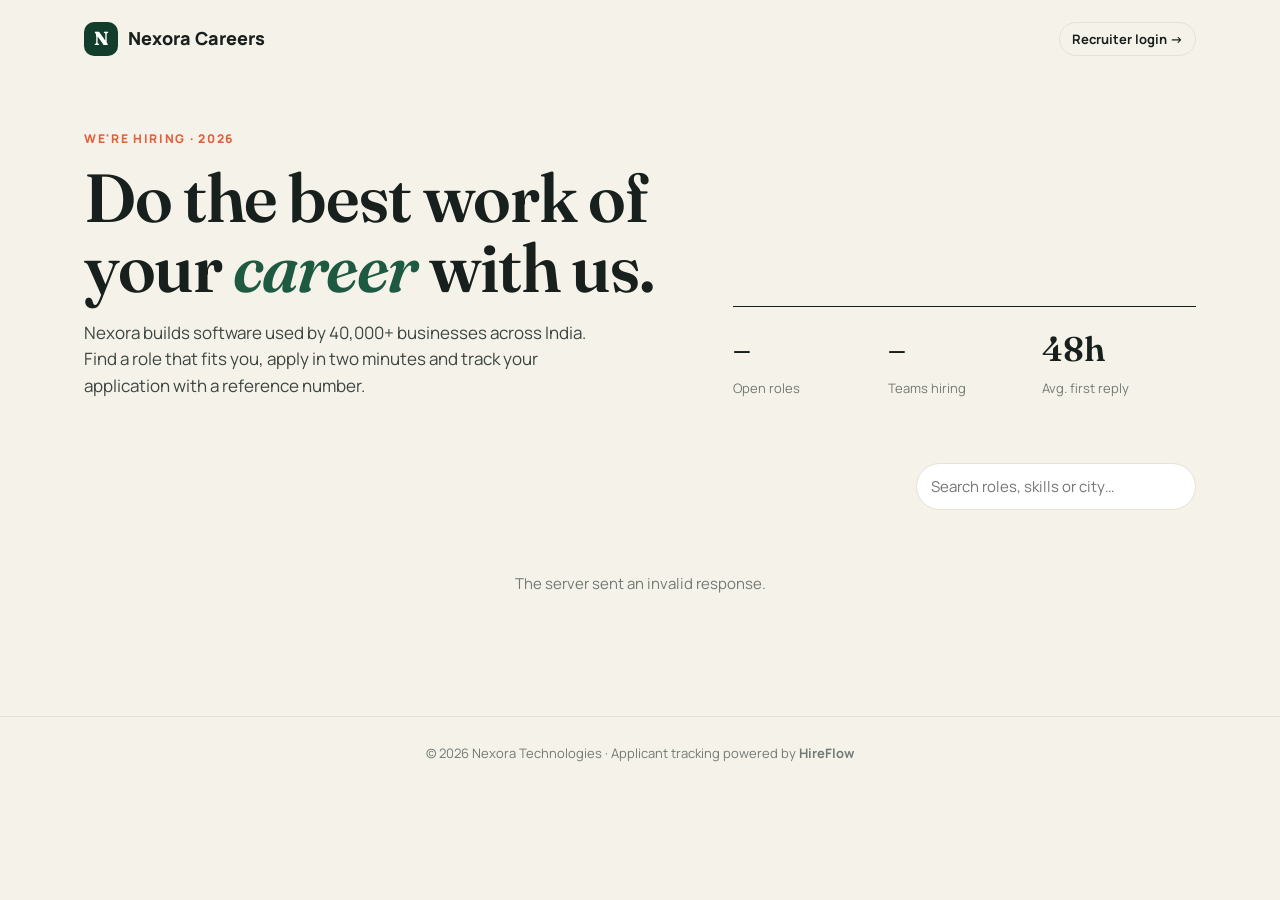
<file: index.html>
<!DOCTYPE html>
<html lang="en">
<head>
    <meta charset="UTF-8">
    <meta name="viewport" content="width=device-width, initial-scale=1.0">
    <title>Careers at Nexora · HireFlow</title>
    <link rel="preconnect" href="https://fonts.googleapis.com">
    <link href="https://fonts.googleapis.com/css2?family=Fraunces:opsz,wght@9..144,500;9..144,600&family=Manrope:wght@400;600;700;800&display=swap" rel="stylesheet">
    <link rel="stylesheet" href="style.css">
</head>
<body data-page="careers">

<nav class="site-nav">
    <a class="logo" href="index.html"><span class="logo-mark">N</span> Nexora Careers</a>
    <a class="btn btn-ghost btn-sm" href="login.html">Recruiter login →</a>
</nav>

<header class="hero">
    <div>
        <span class="eyebrow">We're hiring · 2026</span>
        <h1>Do the best work of your <em>career</em> with us.</h1>
        <p>Nexora builds software used by 40,000+ businesses across India. Find a role that fits you, apply in two minutes and track your application with a reference number.</p>
    </div>
    <div class="hero-stats">
        <div><b id="statRoles">–</b><span>Open roles</span></div>
        <div><b id="statDepts">–</b><span>Teams hiring</span></div>
        <div><b>48h</b><span>Avg. first reply</span></div>
    </div>
</header>

<main class="jobs-section">
    <div class="jobs-toolbar">
        <div class="filter-chips" id="deptFilters"></div>
        <input class="input" id="jobSearch" type="search" placeholder="Search roles, skills or city…">
    </div>
    <div class="job-list" id="jobList"><p class="empty">Loading open roles…</p></div>
</main>

<footer class="site-footer">
    © 2026 Nexora Technologies · Applicant tracking powered by <b>HireFlow</b>
</footer>

<!-- Job detail + application form (filled in by app.js) -->
<div class="modal-backdrop hidden" id="jobModal">
    <div class="modal" role="dialog" aria-modal="true">
        <button class="modal-close" data-close aria-label="Close">×</button>
        <div id="jobModalBody"></div>
    </div>
</div>

<script src="app.js"></script>
</body>
</html>
</file>
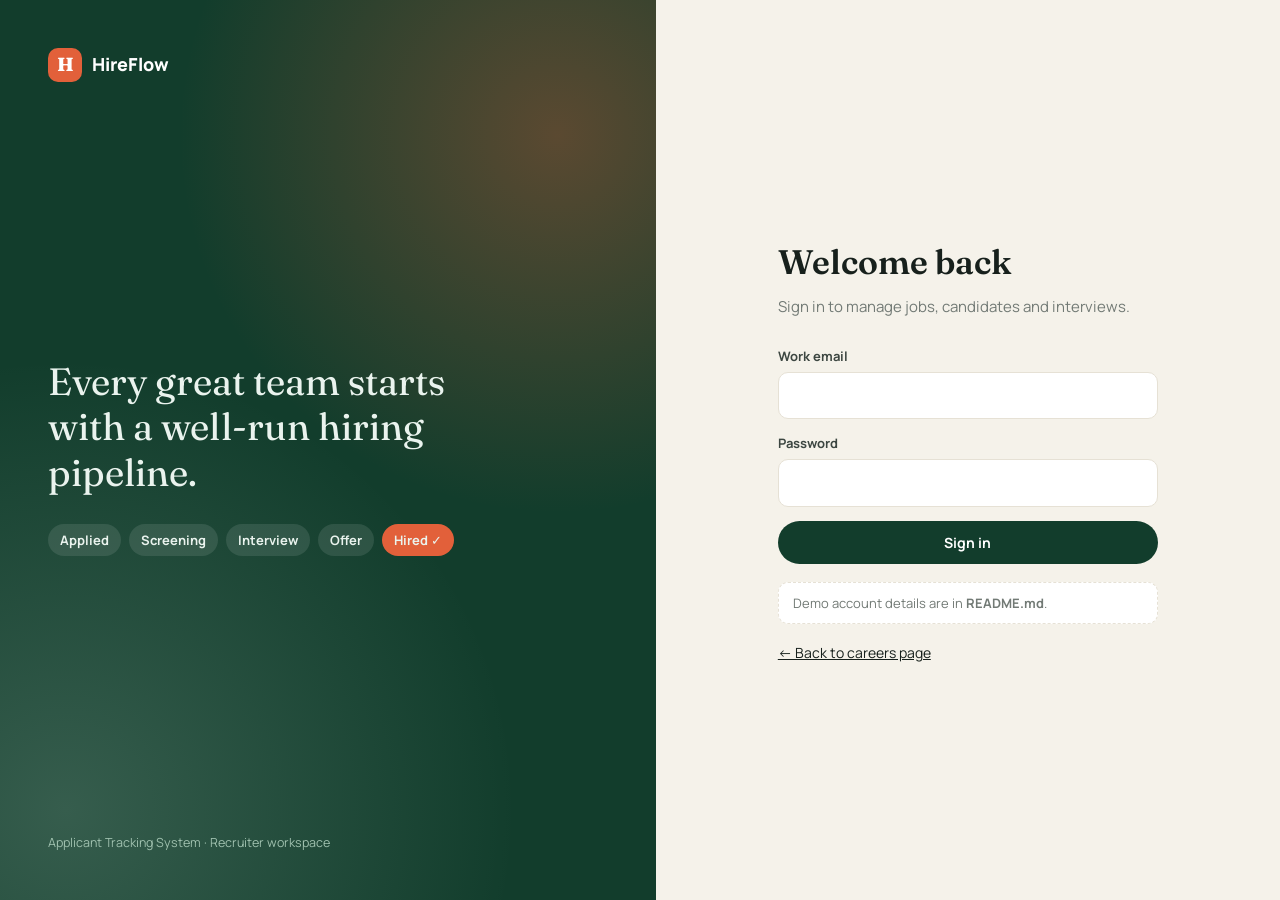
<file: login.html>
<!DOCTYPE html>
<html lang="en">
<head>
    <meta charset="UTF-8">
    <meta name="viewport" content="width=device-width, initial-scale=1.0">
    <title>Recruiter Login · HireFlow</title>
    <link rel="preconnect" href="https://fonts.googleapis.com">
    <link href="https://fonts.googleapis.com/css2?family=Fraunces:opsz,wght@9..144,500;9..144,600&family=Manrope:wght@400;600;700;800&display=swap" rel="stylesheet">
    <link rel="stylesheet" href="style.css">
</head>
<body data-page="login">

<div class="auth">
    <aside class="auth-art">
        <a class="logo" href="index.html" style="color:#fff"><span class="logo-mark">H</span> HireFlow</a>
        <div>
            <blockquote>Every great team starts with a well-run hiring pipeline.</blockquote>
            <div class="pipeline-art">
                <span>Applied</span><span>Screening</span><span>Interview</span><span>Offer</span><span>Hired ✓</span>
            </div>
        </div>
        <small style="color:#9fc0ae">Applicant Tracking System · Recruiter workspace</small>
    </aside>

    <main class="auth-form">
        <form id="loginForm" novalidate>
            <h1>Welcome back</h1>
            <p class="sub">Sign in to manage jobs, candidates and interviews.</p>
            <div class="form-error hidden" id="loginError"></div>
            <div class="field">
                <label for="email">Work email</label>
                <input id="email" name="email" type="email" autocomplete="username" required>
            </div>
            <div class="field">
                <label for="password">Password</label>
                <input id="password" name="password" type="password" autocomplete="current-password" required>
            </div>
            <button class="btn btn-primary" style="width:100%" type="submit">Sign in</button>
            <p class="demo-hint">Demo account details are in <b>README.md</b>.</p>
            <p style="margin-top:18px;font-size:14px"><a href="index.html">← Back to careers page</a></p>
        </form>
    </main>
</div>

<script src="app.js"></script>
</body>
</html>
</file>
<file: style.css>
/* =========================================================
   HireFlow - Applicant Tracking System
   One stylesheet for the careers page, login and dashboard
   ========================================================= */

:root {
    --bg: #f5f2ea;
    --surface: #ffffff;
    --surface-2: #faf8f3;
    --ink: #17201c;
    --ink-2: #3c4641;
    --muted: #727a75;
    --line: #e6e1d5;
    --forest: #123d2c;
    --forest-2: #1d5a41;
    --mint: #d9efe3;
    --coral: #e2603a;
    --coral-soft: #fbe5dc;
    --gold: #e0a526;
    --danger: #c2412d;
    --radius: 14px;
    --shadow: 0 1px 2px rgba(23, 32, 28, .05), 0 8px 24px rgba(23, 32, 28, .06);
    --serif: "Fraunces", Georgia, serif;
    --sans: "Manrope", system-ui, sans-serif;

    /* pipeline stage colours */
    --st-applied: #6b7c93;
    --st-screening: #3a7bd5;
    --st-interview: #8a5cd1;
    --st-offer: #e0a526;
    --st-hired: #1f8a5b;
    --st-rejected: #c2412d;
}

* { box-sizing: border-box; margin: 0; padding: 0; }
html { -webkit-text-size-adjust: 100%; }
body { font-family: var(--sans); background: var(--bg); color: var(--ink); font-size: 15px; line-height: 1.55; }
a { color: inherit; }
button, input, select, textarea { font: inherit; color: inherit; }
img { max-width: 100%; }
.hidden { display: none !important; }

/* ---------- Buttons & forms ---------- */
.btn {
    display: inline-flex; align-items: center; justify-content: center; gap: 8px;
    padding: 10px 18px; border-radius: 999px; border: 1px solid transparent;
    font-weight: 700; font-size: 14px; cursor: pointer; text-decoration: none;
    transition: transform .15s, background .15s, box-shadow .15s;
}
.btn:active { transform: translateY(1px); }
.btn-primary { background: var(--forest); color: #fff; }
.btn-primary:hover { background: var(--forest-2); }
.btn-coral { background: var(--coral); color: #fff; }
.btn-coral:hover { box-shadow: 0 6px 18px rgba(226, 96, 58, .35); }
.btn-ghost { background: transparent; border-color: var(--line); color: var(--ink); }
.btn-ghost:hover { background: var(--surface-2); }
.btn-sm { padding: 6px 12px; font-size: 13px; }
.btn[disabled] { opacity: .6; cursor: wait; }

.field { display: flex; flex-direction: column; gap: 6px; margin-bottom: 14px; }
.field label { font-size: 13px; font-weight: 700; color: var(--ink-2); }
.field .hint { font-size: 12px; color: var(--muted); }
.input, .field input, .field select, .field textarea {
    width: 100%; padding: 11px 14px; border: 1px solid var(--line); border-radius: 10px;
    background: var(--surface); outline: none; transition: border .15s, box-shadow .15s;
}
.input:focus, .field input:focus, .field select:focus, .field textarea:focus {
    border-color: var(--forest-2); box-shadow: 0 0 0 3px rgba(29, 90, 65, .14);
}
.field textarea { min-height: 90px; resize: vertical; }
.grid-2 { display: grid; grid-template-columns: 1fr 1fr; gap: 0 14px; }
.form-error { background: var(--coral-soft); color: var(--danger); padding: 10px 14px; border-radius: 10px; font-size: 14px; margin-bottom: 14px; }

.chip {
    display: inline-flex; align-items: center; padding: 4px 10px; border-radius: 999px;
    background: var(--surface-2); border: 1px solid var(--line); font-size: 12px; font-weight: 600; color: var(--ink-2);
}
.chip.ok { background: var(--mint); border-color: #bfe2cf; color: var(--forest); }
.chip.miss { background: var(--coral-soft); border-color: #f3c8b8; color: var(--danger); text-decoration: line-through; }

/* =========================================================
   CAREERS PAGE (index.html)
   ========================================================= */
.site-nav {
    display: flex; align-items: center; justify-content: space-between;
    max-width: 1160px; margin: 0 auto; padding: 22px 24px;
}
.logo { display: flex; align-items: center; gap: 10px; font-weight: 800; font-size: 18px; text-decoration: none; }
.logo-mark {
    width: 34px; height: 34px; border-radius: 10px; background: var(--forest); color: #fff;
    display: grid; place-items: center; font-family: var(--serif); font-size: 19px;
}
.hero { max-width: 1160px; margin: 0 auto; padding: 48px 24px 40px; display: grid; grid-template-columns: 1.3fr 1fr; gap: 48px; align-items: end; }
.eyebrow { font-size: 12px; font-weight: 800; letter-spacing: .14em; text-transform: uppercase; color: var(--coral); }
.hero h1 { font-family: var(--serif); font-weight: 600; font-size: clamp(38px, 6vw, 68px); line-height: 1.02; letter-spacing: -.02em; margin: 14px 0 18px; }
.hero h1 em { color: var(--forest-2); }
.hero p { color: var(--ink-2); font-size: 17px; max-width: 520px; }
.hero-stats { display: grid; grid-template-columns: repeat(3, 1fr); border-top: 1px solid var(--ink); }
.hero-stats div { padding: 16px 12px 0 0; }
.hero-stats b { display: block; font-family: var(--serif); font-size: 34px; font-weight: 600; }
.hero-stats span { font-size: 13px; color: var(--muted); }

.jobs-section { max-width: 1160px; margin: 0 auto; padding: 24px 24px 80px; }
.jobs-toolbar { display: flex; gap: 12px; flex-wrap: wrap; align-items: center; justify-content: space-between; margin-bottom: 22px; }
.filter-chips { display: flex; flex-wrap: wrap; gap: 8px; }
.filter-chips button {
    border: 1px solid var(--line); background: var(--surface); padding: 7px 14px; border-radius: 999px;
    font-size: 13px; font-weight: 700; cursor: pointer;
}
.filter-chips button.active { background: var(--ink); color: #fff; border-color: var(--ink); }
.jobs-toolbar .input { max-width: 280px; border-radius: 999px; }

.job-list { display: grid; gap: 12px; }
.job-row {
    display: grid; grid-template-columns: 1fr auto; gap: 16px; align-items: center;
    background: var(--surface); border: 1px solid var(--line); border-radius: var(--radius);
    padding: 22px 24px; cursor: pointer; transition: border .15s, transform .15s, box-shadow .15s;
}
.job-row:hover { border-color: var(--forest-2); transform: translateY(-2px); box-shadow: var(--shadow); }
.job-row h3 { font-family: var(--serif); font-size: 22px; font-weight: 600; margin-bottom: 6px; }
.job-meta { display: flex; flex-wrap: wrap; gap: 6px 16px; font-size: 13px; color: var(--muted); font-weight: 600; }
.job-row .arrow {
    width: 44px; height: 44px; border-radius: 50%; border: 1px solid var(--line);
    display: grid; place-items: center; font-size: 18px; transition: background .15s, color .15s;
}
.job-row:hover .arrow { background: var(--forest); color: #fff; border-color: var(--forest); }
.empty { text-align: center; color: var(--muted); padding: 40px 0; }

.site-footer { border-top: 1px solid var(--line); padding: 26px 24px; text-align: center; font-size: 13px; color: var(--muted); }

/* ---------- Modal ---------- */
.modal-backdrop {
    position: fixed; inset: 0; background: rgba(18, 26, 22, .5); backdrop-filter: blur(3px);
    display: flex; align-items: flex-start; justify-content: center; padding: 40px 16px; overflow-y: auto; z-index: 50;
    animation: fade .2s ease;
}
.modal {
    background: var(--surface); border-radius: 20px; width: 100%; max-width: 720px;
    padding: 32px; position: relative; box-shadow: 0 30px 80px rgba(0, 0, 0, .25); animation: rise .25s ease;
}
.modal-close {
    position: absolute; top: 16px; right: 16px; width: 36px; height: 36px; border-radius: 50%;
    border: 1px solid var(--line); background: var(--surface); cursor: pointer; font-size: 18px;
}
.modal h2 { font-family: var(--serif); font-size: 30px; font-weight: 600; line-height: 1.15; padding-right: 40px; }
.modal .job-desc { white-space: pre-line; color: var(--ink-2); margin: 18px 0; }
.modal hr { border: 0; border-top: 1px solid var(--line); margin: 24px 0; }
.success-box { text-align: center; padding: 30px 10px; }
.success-box .tick { width: 64px; height: 64px; border-radius: 50%; background: var(--mint); color: var(--forest); display: grid; place-items: center; font-size: 30px; margin: 0 auto 16px; }
.success-box h3 { font-family: var(--serif); font-size: 26px; font-weight: 600; }
.ref { display: inline-block; margin-top: 10px; font-weight: 800; background: var(--surface-2); padding: 6px 14px; border-radius: 8px; border: 1px dashed var(--line); }

@keyframes fade { from { opacity: 0; } }
@keyframes rise { from { opacity: 0; transform: translateY(16px); } }

/* =========================================================
   LOGIN PAGE (login.html)
   ========================================================= */
.auth { min-height: 100vh; display: grid; grid-template-columns: 1.05fr 1fr; }
.auth-art {
    background: var(--forest); color: #eaf3ee; padding: 48px; display: flex; flex-direction: column; justify-content: space-between;
    background-image: radial-gradient(circle at 85% 15%, rgba(226, 96, 58, .35), transparent 40%), radial-gradient(circle at 10% 90%, rgba(217, 239, 227, .18), transparent 45%);
}
.auth-art .logo-mark { background: var(--coral); }
.auth-art blockquote { font-family: var(--serif); font-size: clamp(26px, 3vw, 38px); line-height: 1.2; max-width: 480px; }
.auth-art .pipeline-art { display: flex; gap: 8px; margin-top: 28px; flex-wrap: wrap; }
.auth-art .pipeline-art span { padding: 6px 12px; border-radius: 999px; background: rgba(255, 255, 255, .1); font-size: 13px; font-weight: 700; }
.auth-art .pipeline-art span:last-child { background: var(--coral); }
.auth-form { display: flex; align-items: center; justify-content: center; padding: 40px 24px; }
.auth-form form { width: 100%; max-width: 380px; }
.auth-form h1 { font-family: var(--serif); font-size: 34px; font-weight: 600; margin-bottom: 6px; }
.auth-form p.sub { color: var(--muted); margin-bottom: 28px; }
.demo-hint { margin-top: 18px; font-size: 13px; color: var(--muted); background: var(--surface); border: 1px dashed var(--line); border-radius: 10px; padding: 10px 14px; }

/* =========================================================
   DASHBOARD (dashboard.html - React)
   ========================================================= */
.app { display: grid; grid-template-columns: 240px 1fr; min-height: 100vh; }
.sidebar {
    background: var(--forest); color: #d8e6de; padding: 22px 14px; position: sticky; top: 0; height: 100vh;
    display: flex; flex-direction: column; gap: 4px;
}
.sidebar .logo { color: #fff; padding: 0 10px 22px; }
.sidebar .logo-mark { background: var(--coral); }
.nav-btn {
    display: flex; align-items: center; gap: 12px; width: 100%; text-align: left; padding: 11px 12px;
    border-radius: 10px; border: 0; background: transparent; color: inherit; font-weight: 700; cursor: pointer; font-size: 14px;
    text-decoration: none;
}
.nav-btn:hover { background: rgba(255, 255, 255, .07); }
.nav-btn.active { background: rgba(255, 255, 255, .14); color: #fff; }
.nav-btn .ico { width: 20px; text-align: center; }
.nav-btn .count { margin-left: auto; background: var(--coral); color: #fff; font-size: 11px; padding: 1px 8px; border-radius: 999px; }
.sidebar-foot { margin-top: auto; padding: 14px 10px 0; border-top: 1px solid rgba(255, 255, 255, .12); font-size: 13px; }
.sidebar-foot b { color: #fff; display: block; }
.sidebar-foot a { font-size: 12px; color: #9fc0ae; }

.main { padding: 26px 32px 60px; min-width: 0; }
.page-head { display: flex; align-items: flex-end; justify-content: space-between; gap: 16px; flex-wrap: wrap; margin-bottom: 22px; }
.page-head h1 { font-family: var(--serif); font-size: 32px; font-weight: 600; line-height: 1.1; }
.page-head p { color: var(--muted); font-size: 14px; }
.toolbar { display: flex; gap: 10px; flex-wrap: wrap; align-items: center; }
.toolbar .input { width: auto; min-width: 200px; padding: 9px 14px; }

.card { background: var(--surface); border: 1px solid var(--line); border-radius: var(--radius); padding: 20px; }
.card h3 { font-size: 15px; font-weight: 800; margin-bottom: 14px; display: flex; justify-content: space-between; align-items: center; }
.card h3 small { font-weight: 600; color: var(--muted); font-size: 12px; }

.kpis { display: grid; grid-template-columns: repeat(5, 1fr); gap: 14px; margin-bottom: 18px; }
.kpi { background: var(--surface); border: 1px solid var(--line); border-radius: var(--radius); padding: 18px; }
.kpi span { font-size: 12px; font-weight: 700; color: var(--muted); text-transform: uppercase; letter-spacing: .06em; }
.kpi b { display: block; font-family: var(--serif); font-size: 34px; font-weight: 600; margin-top: 4px; line-height: 1.1; }
.kpi small { color: var(--muted); font-size: 12px; }
.kpi.accent { background: var(--forest); color: #fff; border-color: var(--forest); }
.kpi.accent span, .kpi.accent small { color: #a9cbb8; }

.grid-overview { display: grid; grid-template-columns: 1.4fr 1fr; gap: 18px; margin-bottom: 18px; }

/* funnel */
.funnel-row { display: grid; grid-template-columns: 90px 1fr 80px; align-items: center; gap: 12px; margin-bottom: 10px; font-size: 13px; font-weight: 700; text-transform: capitalize; }
.funnel-bar { height: 30px; background: var(--surface-2); border-radius: 8px; overflow: hidden; }
.funnel-bar i { display: block; height: 100%; border-radius: 8px; transition: width .6s ease; }
.funnel-row .pct { text-align: right; color: var(--muted); font-weight: 600; }
.funnel-row .pct b { color: var(--ink); }

/* horizontal bars */
.hbar { display: grid; grid-template-columns: 110px 1fr 34px; gap: 10px; align-items: center; margin-bottom: 10px; font-size: 13px; font-weight: 600; }
.hbar .track { height: 10px; background: var(--surface-2); border-radius: 99px; overflow: hidden; }
.hbar .track i { display: block; height: 100%; background: var(--coral); border-radius: 99px; }

/* tables */
.table-wrap { overflow-x: auto; }
table.data { width: 100%; border-collapse: collapse; font-size: 14px; }
table.data th { text-align: left; font-size: 12px; text-transform: uppercase; letter-spacing: .05em; color: var(--muted); padding: 10px 12px; border-bottom: 1px solid var(--line); white-space: nowrap; }
table.data td { padding: 12px; border-bottom: 1px solid var(--line); vertical-align: middle; }
table.data tr.click { cursor: pointer; }
table.data tr.click:hover td { background: var(--surface-2); }

.badge { display: inline-flex; align-items: center; gap: 6px; padding: 3px 10px; border-radius: 999px; font-size: 12px; font-weight: 700; text-transform: capitalize; white-space: nowrap; }
.badge::before { content: ""; width: 7px; height: 7px; border-radius: 50%; background: currentColor; }
.badge.open { background: var(--mint); color: var(--forest-2); }
.badge.closed { background: #eceae4; color: var(--muted); }

/* ---------- Kanban pipeline ---------- */
.board { display: grid; grid-template-columns: repeat(6, minmax(220px, 1fr)); gap: 12px; overflow-x: auto; padding-bottom: 12px; }
.column { background: #ece8de; border-radius: var(--radius); padding: 10px; min-height: 420px; transition: background .15s, outline .15s; }
.column.drop { background: var(--mint); outline: 2px dashed var(--forest-2); }
.column-head { display: flex; align-items: center; gap: 8px; padding: 6px 6px 12px; font-weight: 800; font-size: 13px; text-transform: uppercase; letter-spacing: .05em; }
.column-head .dot { width: 9px; height: 9px; border-radius: 50%; }
.column-head .n { margin-left: auto; background: var(--surface); padding: 1px 9px; border-radius: 999px; font-size: 12px; }
.cand-card {
    background: var(--surface); border-radius: 12px; padding: 12px; margin-bottom: 8px; cursor: grab;
    border: 1px solid transparent; box-shadow: 0 1px 2px rgba(0, 0, 0, .06); transition: border .15s, transform .15s;
}
.cand-card:hover { border-color: var(--forest-2); transform: translateY(-1px); }
.cand-card.dragging { opacity: .4; }
.cand-top { display: flex; gap: 10px; align-items: center; }
.avatar { width: 34px; height: 34px; border-radius: 50%; display: grid; place-items: center; font-weight: 800; font-size: 13px; color: #fff; flex-shrink: 0; }
.cand-top b { display: block; font-size: 14px; line-height: 1.2; }
.cand-top small { color: var(--muted); font-size: 12px; }
.cand-foot { display: flex; align-items: center; justify-content: space-between; margin-top: 10px; font-size: 12px; color: var(--muted); font-weight: 600; }
.match { font-weight: 800; padding: 2px 8px; border-radius: 6px; font-size: 12px; }
.match.hi { background: var(--mint); color: var(--forest); }
.match.mid { background: #fdf1d6; color: #8a6210; }
.match.lo { background: var(--coral-soft); color: var(--danger); }
.stars { color: var(--gold); letter-spacing: 1px; font-size: 13px; }
.stars button { background: none; border: 0; cursor: pointer; font-size: 22px; color: #d9d4c7; padding: 0 1px; }
.stars button.on { color: var(--gold); }

/* ---------- Candidate drawer ---------- */
.drawer-backdrop { position: fixed; inset: 0; background: rgba(18, 26, 22, .35); z-index: 40; animation: fade .2s; }
.drawer {
    position: fixed; top: 0; right: 0; height: 100vh; width: min(560px, 100%); background: var(--surface); z-index: 41;
    overflow-y: auto; box-shadow: -20px 0 60px rgba(0, 0, 0, .15); animation: slide .25s ease;
}
@keyframes slide { from { transform: translateX(40px); opacity: 0; } }
.drawer-head { padding: 24px 24px 18px; border-bottom: 1px solid var(--line); position: relative; }
.drawer-head h2 { font-family: var(--serif); font-size: 26px; font-weight: 600; }
.drawer-head .contact { display: flex; flex-wrap: wrap; gap: 6px 16px; font-size: 13px; color: var(--muted); margin-top: 6px; }
.drawer-body { padding: 20px 24px 40px; }
.drawer section { margin-bottom: 24px; }
.drawer h4 { font-size: 12px; text-transform: uppercase; letter-spacing: .08em; color: var(--muted); margin-bottom: 10px; }
.stage-picker { display: flex; flex-wrap: wrap; gap: 6px; }
.stage-picker button { border: 1px solid var(--line); background: var(--surface); padding: 6px 12px; border-radius: 999px; font-size: 12px; font-weight: 700; cursor: pointer; text-transform: capitalize; }
.stage-picker button.on { color: #fff; border-color: transparent; }
.match-meter { height: 10px; border-radius: 99px; background: var(--surface-2); overflow: hidden; margin: 6px 0 12px; }
.match-meter i { display: block; height: 100%; background: linear-gradient(90deg, var(--coral), var(--gold), var(--forest-2)); }
.chips { display: flex; flex-wrap: wrap; gap: 6px; }
.tabs { display: flex; gap: 4px; border-bottom: 1px solid var(--line); margin-bottom: 16px; }
.tabs button { background: none; border: 0; padding: 10px 14px; font-weight: 700; cursor: pointer; color: var(--muted); border-bottom: 2px solid transparent; margin-bottom: -1px; }
.tabs button.on { color: var(--ink); border-color: var(--coral); }
.timeline { list-style: none; border-left: 2px solid var(--line); margin-left: 6px; }
.timeline li { position: relative; padding: 0 0 16px 18px; font-size: 14px; }
.timeline li::before { content: ""; position: absolute; left: -7px; top: 5px; width: 12px; height: 12px; border-radius: 50%; background: var(--surface); border: 2px solid var(--forest-2); }
.timeline small { display: block; color: var(--muted); font-size: 12px; }
.note { background: var(--surface-2); border: 1px solid var(--line); border-radius: 10px; padding: 12px; margin-bottom: 8px; font-size: 14px; }
.note small { display: block; color: var(--muted); font-size: 12px; margin-top: 4px; }
.iv { border: 1px solid var(--line); border-radius: 12px; padding: 14px; margin-bottom: 10px; }
.iv-head { display: flex; justify-content: space-between; align-items: center; gap: 8px; }
.iv-status { font-size: 12px; font-weight: 800; text-transform: capitalize; padding: 2px 10px; border-radius: 999px; background: var(--surface-2); }
.iv-status.scheduled { background: #ece4fa; color: #6b3fb8; }
.iv-status.completed { background: var(--mint); color: var(--forest); }
.iv-status.cancelled, .iv-status.no-show { background: var(--coral-soft); color: var(--danger); }

/* interviews page */
.day-group { margin-bottom: 22px; }
.day-group h4 { font-size: 13px; text-transform: uppercase; letter-spacing: .08em; color: var(--muted); margin-bottom: 10px; }
.iv-row { display: grid; grid-template-columns: 90px 1fr auto; gap: 16px; align-items: center; background: var(--surface); border: 1px solid var(--line); border-radius: 12px; padding: 14px 18px; margin-bottom: 8px; }
.iv-row .time { font-family: var(--serif); font-size: 22px; font-weight: 600; }

/* job cards (dashboard) */
.job-cards { display: grid; grid-template-columns: repeat(auto-fill, minmax(300px, 1fr)); gap: 14px; }
.job-card { background: var(--surface); border: 1px solid var(--line); border-radius: var(--radius); padding: 20px; display: flex; flex-direction: column; gap: 10px; }
.job-card h3 { font-family: var(--serif); font-size: 20px; font-weight: 600; }
.job-card .nums { display: flex; gap: 22px; padding: 12px 0; border-top: 1px solid var(--line); border-bottom: 1px solid var(--line); }
.job-card .nums b { font-family: var(--serif); font-size: 24px; font-weight: 600; display: block; line-height: 1; }
.job-card .nums span { font-size: 12px; color: var(--muted); }
.job-card .actions { display: flex; gap: 8px; margin-top: auto; }

.loading { padding: 60px; text-align: center; color: var(--muted); }

/* toast */
.toast {
    position: fixed; bottom: 24px; left: 50%; transform: translateX(-50%); z-index: 100;
    background: var(--ink); color: #fff; padding: 12px 20px; border-radius: 999px; font-weight: 700; font-size: 14px;
    box-shadow: 0 10px 30px rgba(0, 0, 0, .25); animation: rise .25s;
}
.toast.err { background: var(--danger); }

/* ---------- Responsive ---------- */
@media (max-width: 1100px) {
    .kpis { grid-template-columns: repeat(3, 1fr); }
    .grid-overview { grid-template-columns: 1fr; }
}
@media (max-width: 860px) {
    .hero { grid-template-columns: 1fr; gap: 28px; }
    .auth { grid-template-columns: 1fr; }
    .auth-art { padding: 32px 24px; }
    .app { grid-template-columns: 1fr; }
    .sidebar { position: static; height: auto; flex-direction: row; flex-wrap: wrap; padding: 12px; }
    .sidebar .logo { padding: 6px 10px; width: 100%; }
    .nav-btn { width: auto; }
    .sidebar-foot { display: none; }
    .main { padding: 20px 16px 60px; }
    .kpis { grid-template-columns: repeat(2, 1fr); }
    .grid-2 { grid-template-columns: 1fr; }
    .modal { padding: 24px 20px; }
    .iv-row { grid-template-columns: 1fr; gap: 6px; }
}
</file>
